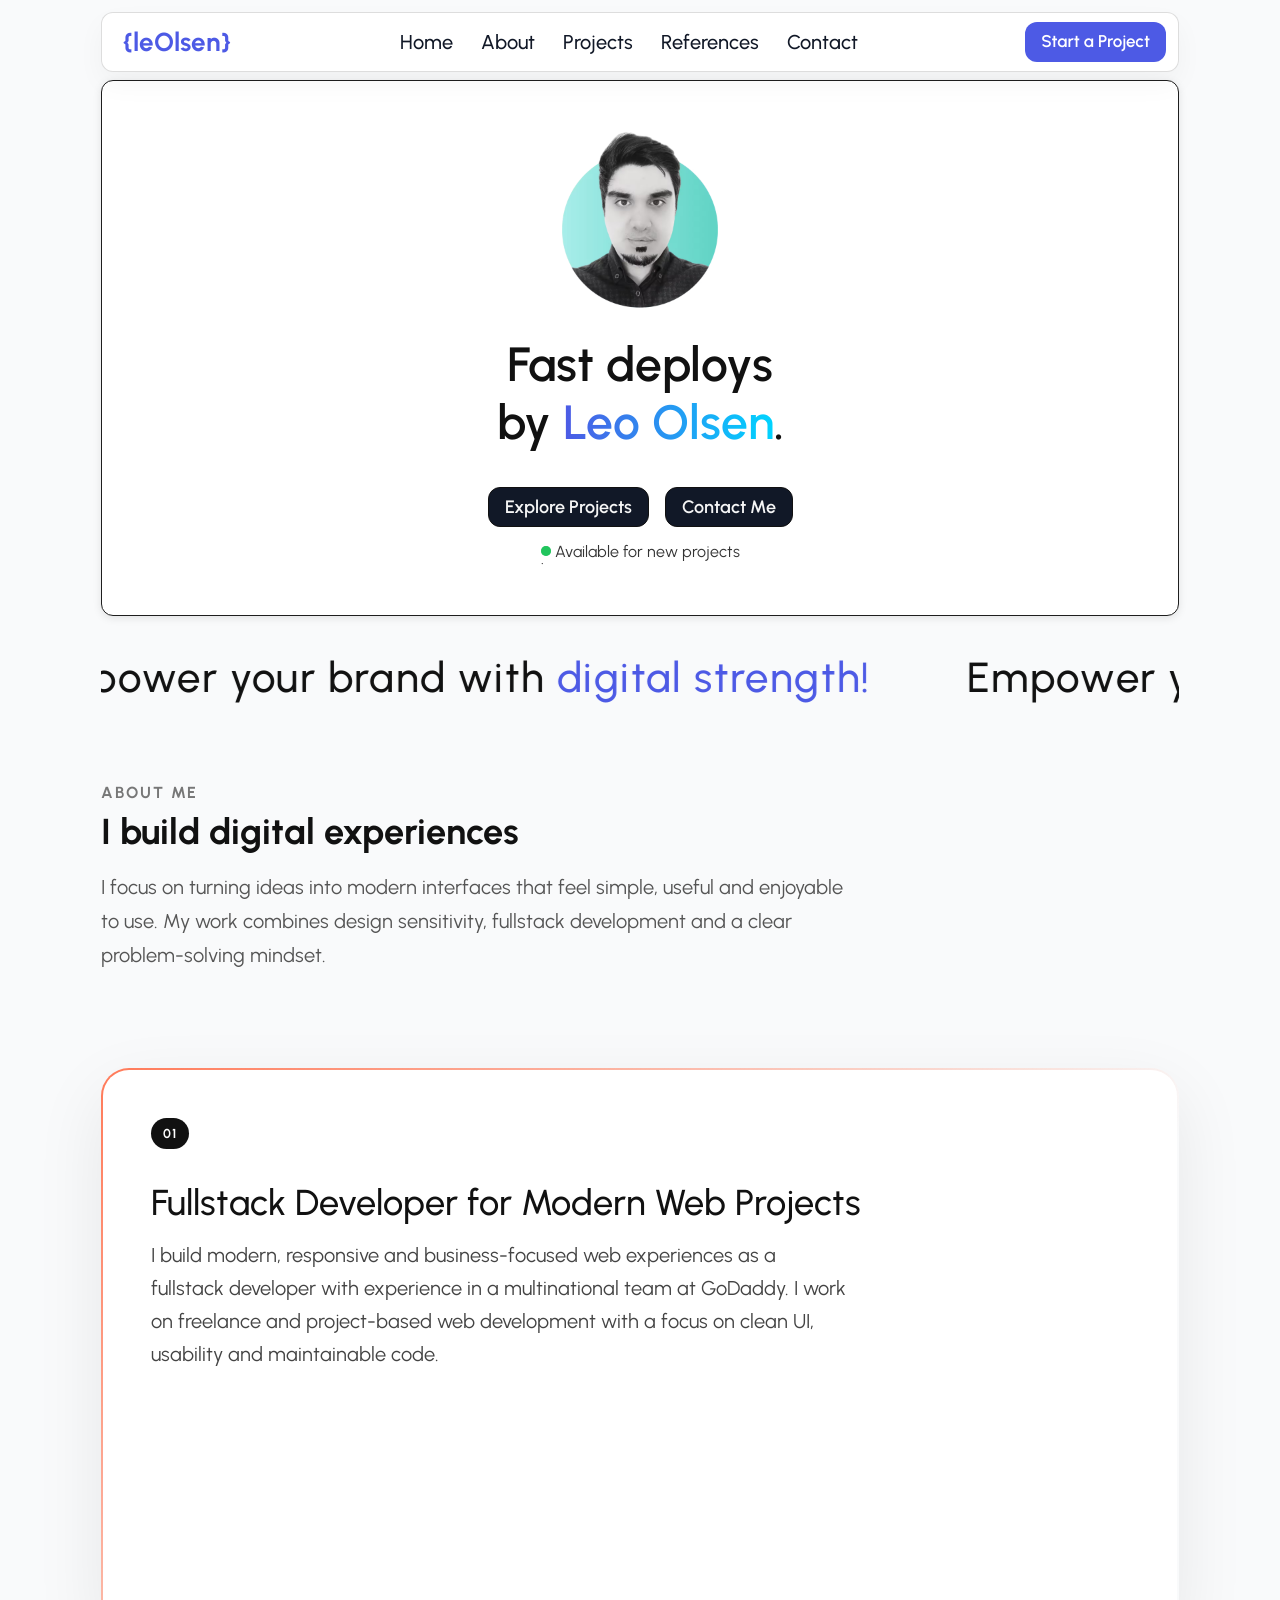
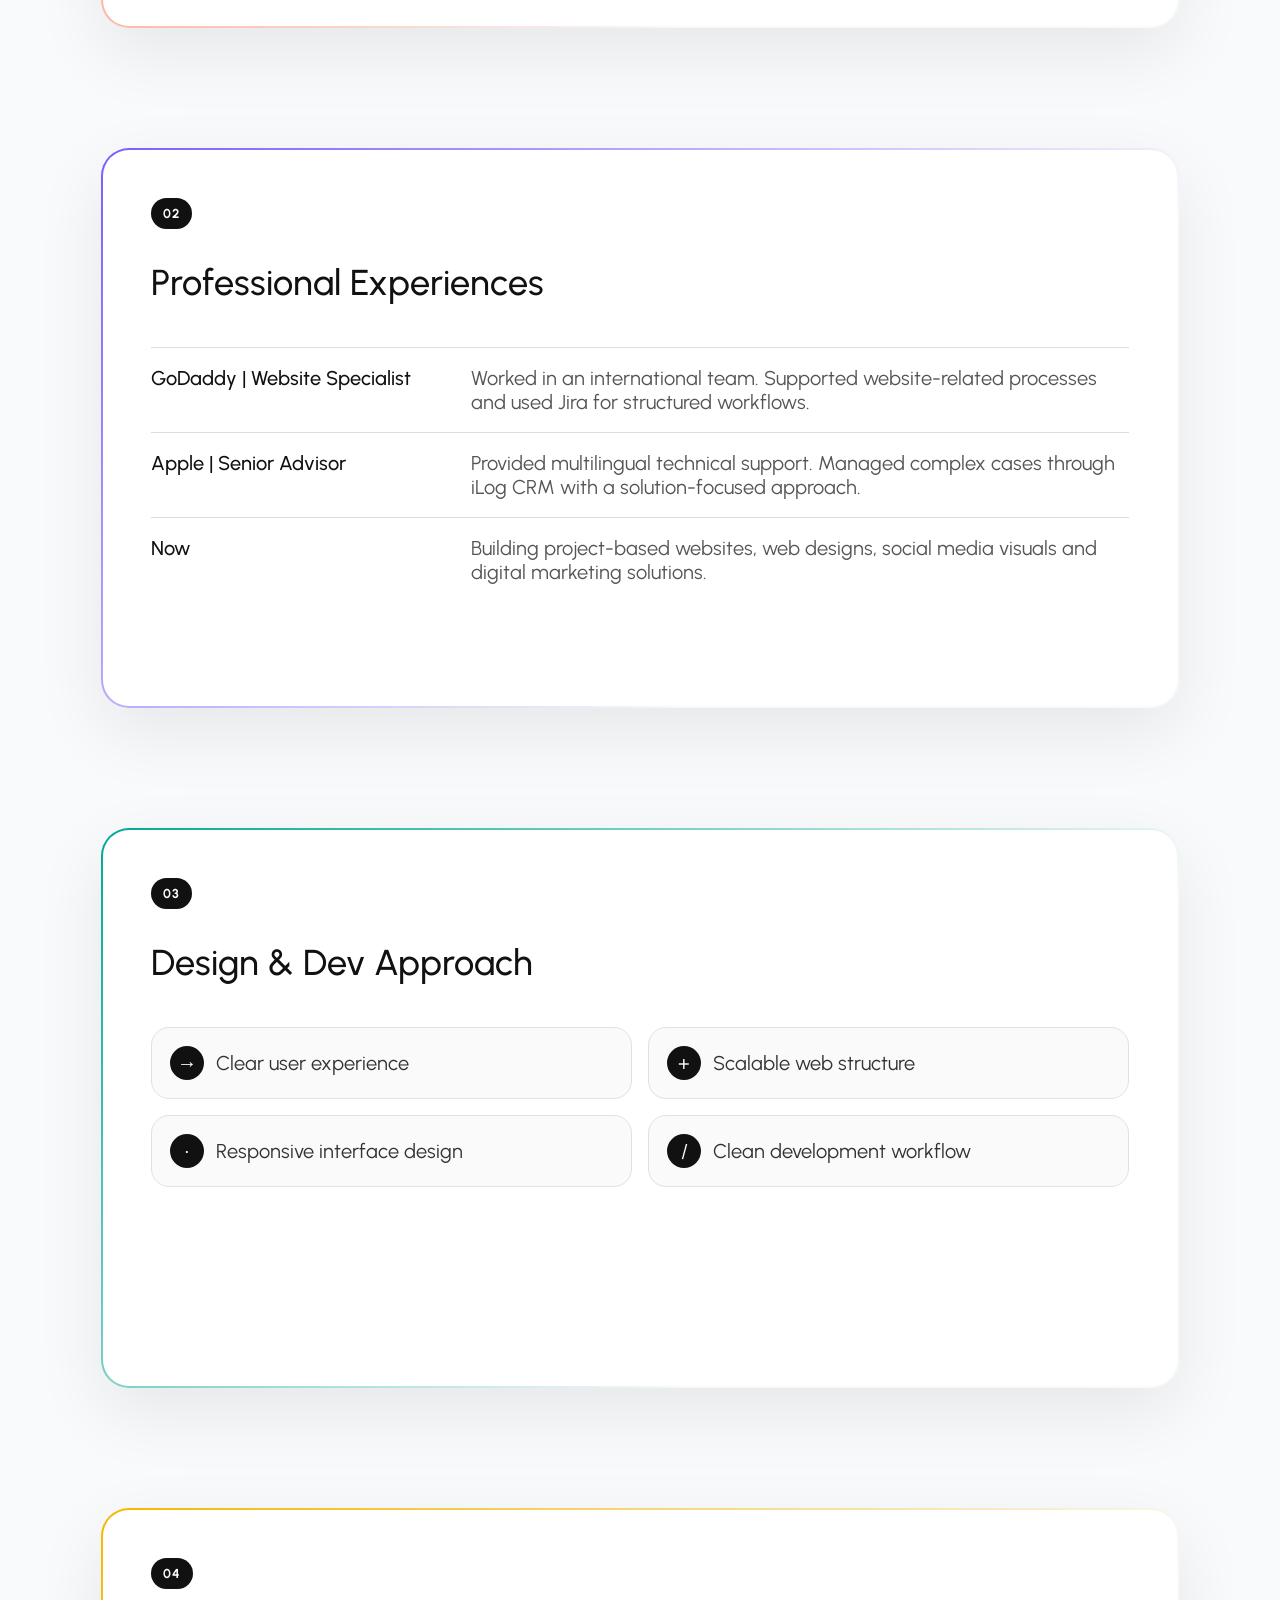
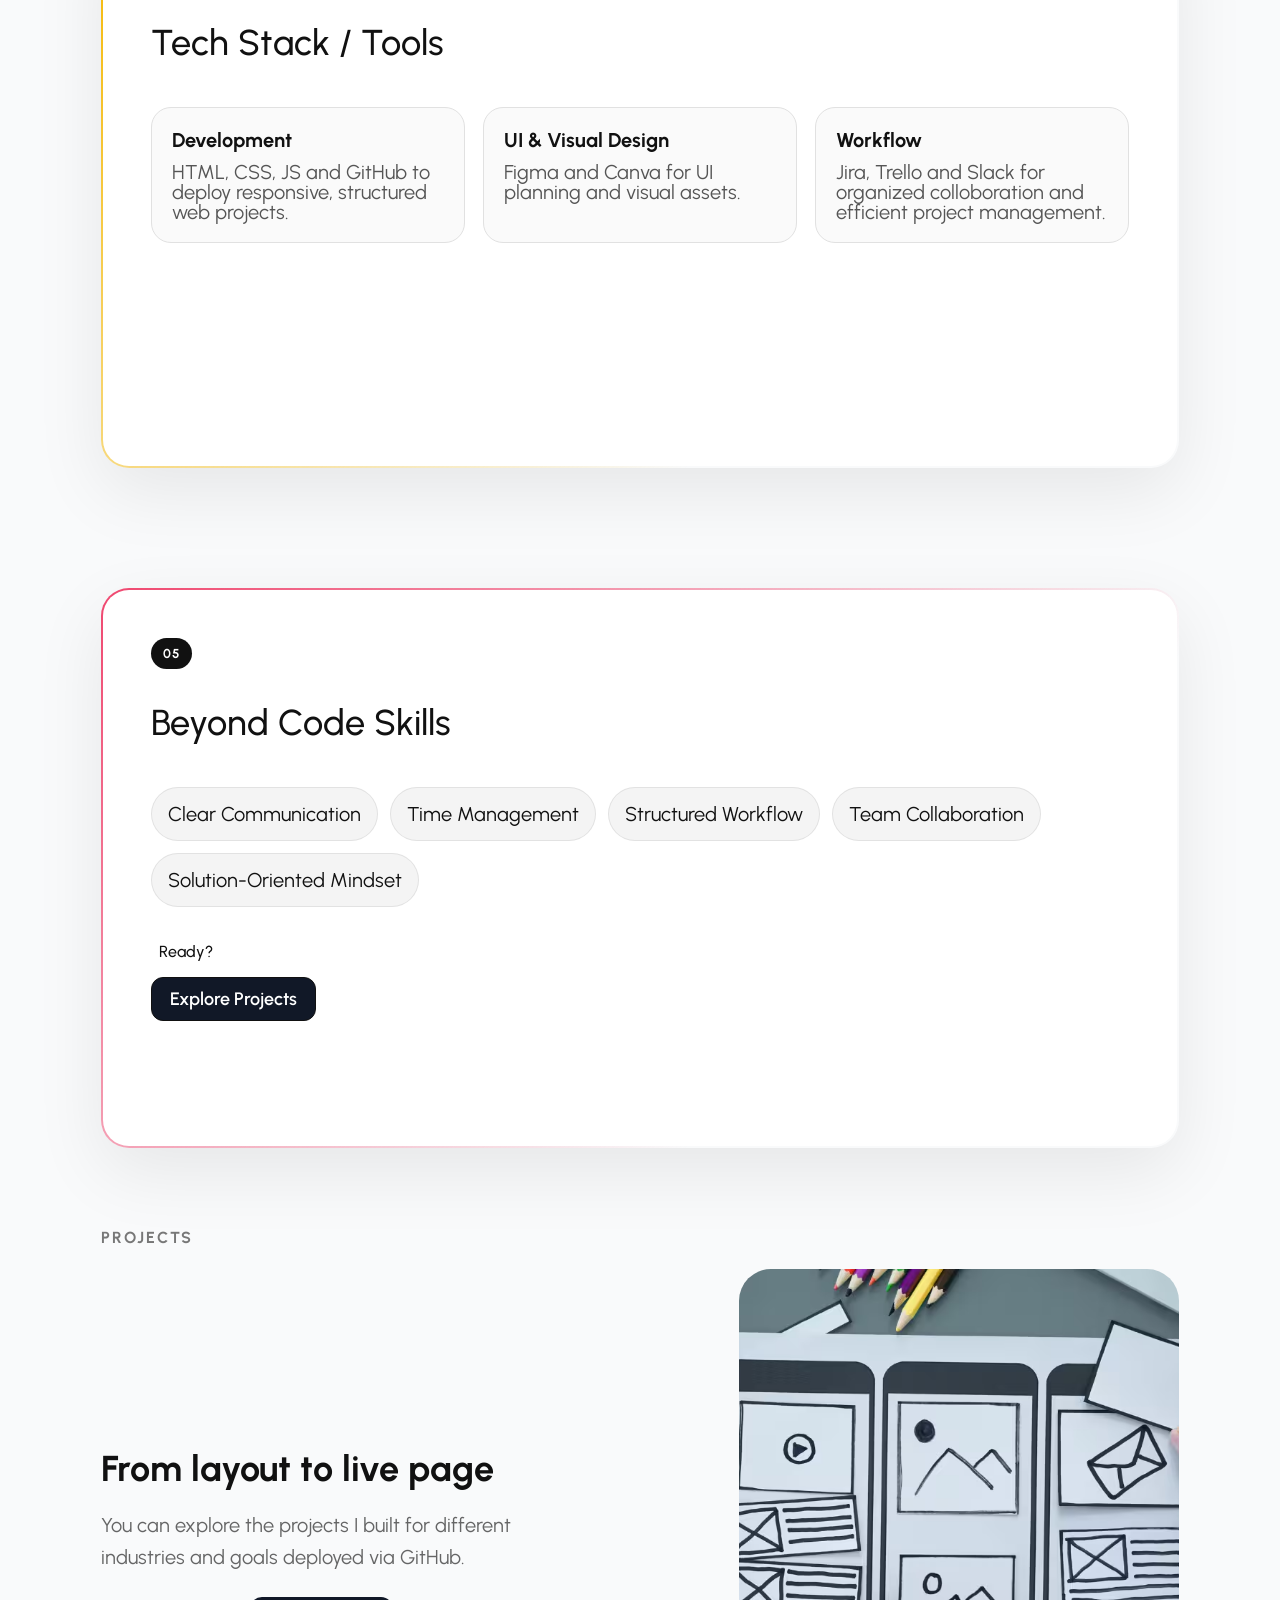
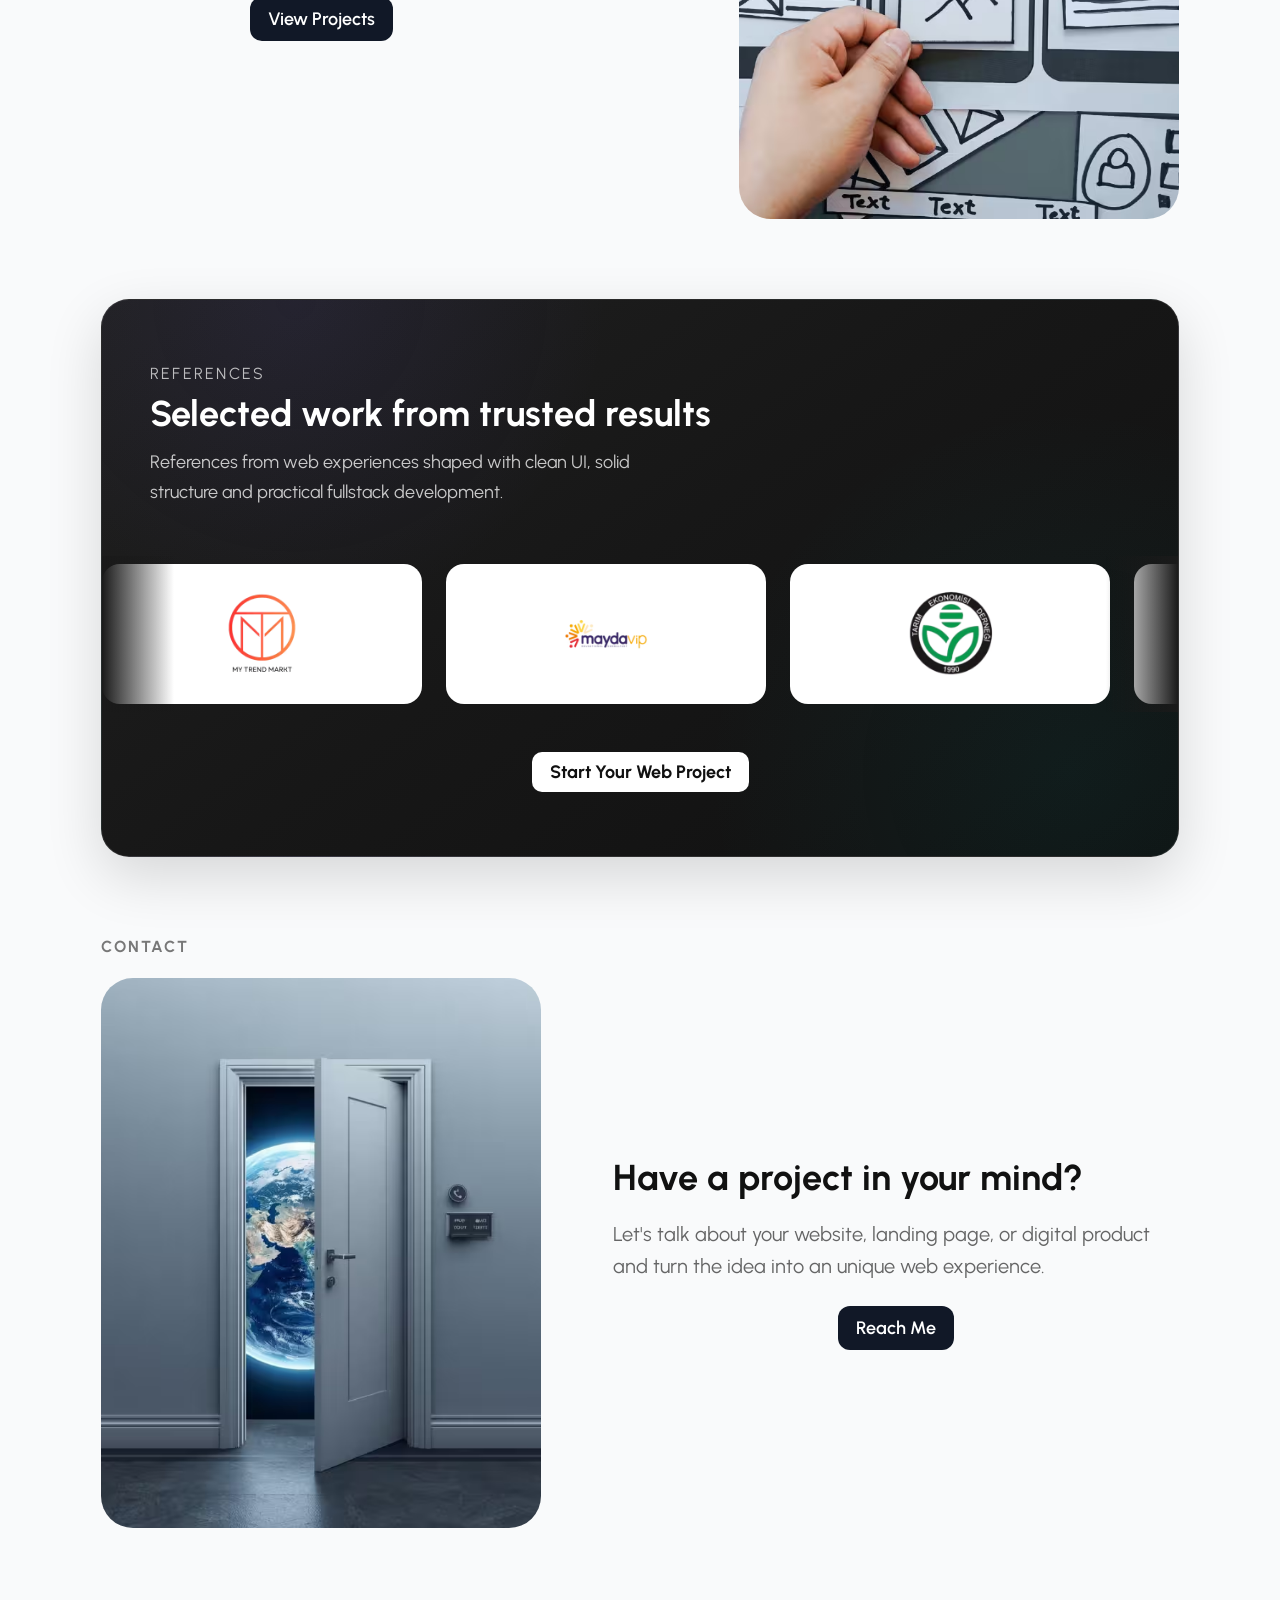
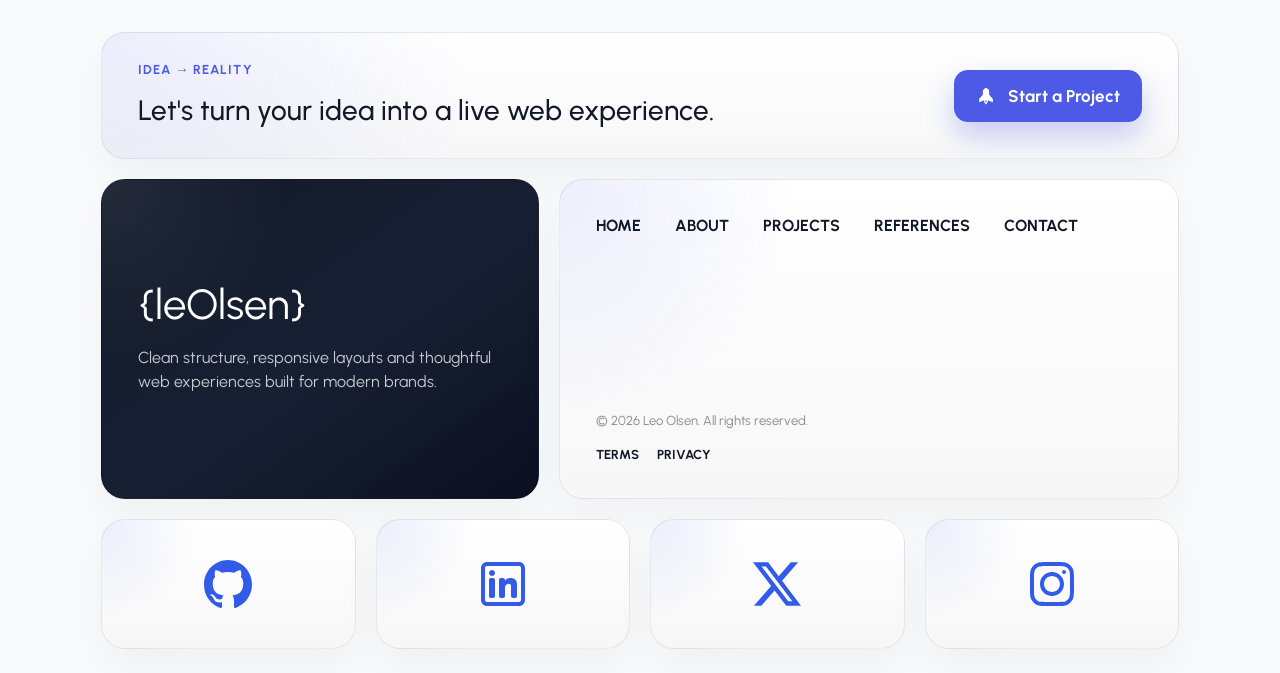
<file: index.html>
<!doctype html>
<html lang="en">
  <head>
    <meta charset="UTF-8" />
    <meta name="viewport" content="width=device-width, initial-scale=1.0" />
    <title>Leo Olsen | Fullstack Developer</title>
    <meta
      name="description"
      content="Leo Olsen builds responsive fullstack web experiences with clean UI, structured code and fast deployment for modern brands and digital projects."
    />

    <style>
      body.is-loading {
        margin: 0;
        overflow: hidden;
        background: #ffffff;
      }

      .page-loader {
        position: fixed;
        inset: 0;
        z-index: 9999;
        display: grid;
        place-items: center;
        background: #ffffff;
      }

      .loader-grid {
        display: grid;
        grid-template-columns: repeat(2, 42px);
        gap: 14px;
      }

      .loader-grid span {
        width: 42px;
        height: 42px;
        border: 12px solid currentColor;
        border-radius: 12px;
        background: transparent;
        animation: loader-scale 1.1s ease-in-out infinite;
      }

      .loader-grid span:nth-child(1) {
        color: #6c5ce7;
        animation-delay: 0s;
      }

      .loader-grid span:nth-child(2) {
        color: #00cec9;
        animation-delay: 0.12s;
      }

      .loader-grid span:nth-child(3) {
        color: #fd79a8;
        animation-delay: 0.24s;
      }

      .loader-grid span:nth-child(4) {
        color: #fdcb6e;
        animation-delay: 0.36s;
      }

      .site-content {
        opacity: 0;
        visibility: hidden;
      }

      body.is-loaded .site-content {
        opacity: 1;
        visibility: visible;
        transition: opacity 500ms ease;
      }

      body.is-loaded .page-loader {
        opacity: 0;
        visibility: hidden;
        pointer-events: none;
        transition:
          opacity 450ms ease,
          visibility 450ms ease;
      }

      @keyframes loader-scale {
        0%,
        100% {
          transform: scale(0.75);
          opacity: 0.35;
        }

        50% {
          transform: scale(1);
          opacity: 1;
        }
      }
    </style>

    <link rel="stylesheet" href="./css/styles.css" />

    <link rel="icon" type="image/x-icon" href="./src/img/logos.avif" />
  </head>

  <body class="is-loading">
    <div class="page-loader" id="page-loader">
      <div class="loader-grid" aria-label="Page loading">
        <span></span>
        <span></span>
        <span></span>
        <span></span>
      </div>
    </div>

    <div class="site-content">
      <header class="site-header">
        <div class="container">
          <nav class="navbar" aria-label="Primary navigation">
            <div class="mobile-navbar">
              <a href="./index.html" class="nav-item">
                <span class="nav-icon">L</span>
                <span class="nav-label">That Developer</span>
              </a>

              <button class="nav-item" data-menu-open aria-label="Open menu">
                <span class="nav-icon">
                  <svg
                    class="nav-svg"
                    width="24"
                    height="24"
                    aria-hidden="true"
                  >
                    <use href="./src/icons/icons.svg#icon-burger"></use>
                  </svg>
                </span>
                <span class="nav-label">Menu</span>
              </button>

              <a href="./contact.html" class="nav-item">
                <span class="nav-icon">O</span>
                <span class="nav-label">Contact</span>
              </a>
            </div>

            <div class="desktop-navbar">
              <a class="desktop-logo" href="./index.html">{leOlsen}</a>

              <div class="desktop-nav-links">
                <a href="./index.html">Home</a>
                <a href="./index.html#about">About</a>
                <a href="./projects.html">Projects</a>
                <a href="./index.html#references">References</a>
                <a href="./contact.html">Contact</a>
              </div>

              <a class="desktop-nav-button" href="./contact.html"
                >Start a Project</a
              >
            </div>
          </nav>
        </div>
      </header>

      <main class="main" id="main">
        <div class="container">
          <section class="hero" id="hero">
            <img
              src="./src/img/pp.avif"
              alt="Leo Olsen's profile picture"
              srcset="./src/img/pp.avif 1x, ./src/img/pp@2x.avif 2x type='image/avif'"
              width="240"
              height="240"
            />
            <h1 class="hero-title">
              <span id="changing-word" class="changing-word"></span>
              <br />by <span class="leo">Leo Olsen</span>.
            </h1>
            <div class="hero-buttons">
              <button class="hero-btn">
                <a href="projects.html">Explore Projects</a>
              </button>
              <button class="hero-btn">
                <a href="contact.html">Contact Me</a>
              </button>
            </div>
            <p><span class="hero-dot">.</span> Available for new projects</p>
          </section>
        </div>

        <section
          class="ad-marquee"
          id="advertisement"
          aria-label="Brand statement"
        >
          <div class="container">
            <div class="ad-marquee-viewport">
              <div class="ad-marquee-track" id="ad-marquee-track">
                <span class="ad-marquee-item">
                  Empower your brand with <strong>digital strength</strong>
                </span>
              </div>
            </div>
          </div>
        </section>

        <section class="about-me" id="about">
          <div class="about-me-container">
            <div class="about-me-header">
              <p class="about-me-eyebrow">About Me</p>

              <h2 class="about-me-title">I build digital experiences</h2>

              <p class="about-me-text">
                I focus on turning ideas into modern interfaces that feel
                simple, useful and enjoyable to use. My work combines design
                sensitivity, fullstack development and a clear problem-solving
                mindset.
              </p>
            </div>

            <div class="about-me-cards">
              <article class="about-card about-card-intro">
                <span class="about-card-number">01</span>
                <h3 class="about-card-title">
                  Fullstack Developer for Modern Web Projects
                </h3>
                <p class="about-card-body">
                  I build modern, responsive and business-focused web
                  experiences as a fullstack developer with experience in a
                  multinational team at GoDaddy. I work on freelance and
                  project-based web development with a focus on clean UI,
                  usability and maintainable code.
                </p>
              </article>

              <article class="about-card about-card-timeline">
                <span class="about-card-number">02</span>
                <h3 class="about-card-title">Professional Experiences</h3>

                <div class="timeline-list">
                  <div class="timeline-item">
                    <span>GoDaddy | Website Specialist</span>
                    <p>
                      Worked in an international team. Supported website-related
                      processes and used Jira for structured workflows.
                    </p>
                  </div>

                  <div class="timeline-item">
                    <span>Apple | Senior Advisor</span>
                    <p>
                      Provided multilingual technical support. Managed complex
                      cases through iLog CRM with a solution-focused approach.
                    </p>
                  </div>

                  <div class="timeline-item">
                    <span>Now</span>
                    <p>
                      Building project-based websites, web designs, social media
                      visuals and digital marketing solutions.
                    </p>
                  </div>
                </div>
              </article>

              <article class="about-card about-card-approach">
                <span class="about-card-number">03</span>
                <h3 class="about-card-title">Design & Dev Approach</h3>

                <ul class="principle-list">
                  <li>
                    <span>→</span>
                    Clear user experience
                  </li>
                  <li>
                    <span>+</span>
                    Scalable web structure
                  </li>
                  <li>
                    <span>•</span>
                    Responsive interface design
                  </li>
                  <li>
                    <span>/</span>
                    Clean development workflow
                  </li>
                </ul>
              </article>

              <article class="about-card about-card-stack">
                <span class="about-card-number">04</span>
                <h3 class="about-card-title">Tech Stack / Tools</h3>

                <div class="stack-grid">
                  <div>
                    <h4>Development</h4>
                    <p>
                      HTML, CSS, JS and GitHub to deploy responsive, structured
                      web projects.
                    </p>
                  </div>

                  <div>
                    <h4>UI & Visual Design</h4>
                    <p>Figma and Canva for UI planning and visual assets.</p>
                  </div>

                  <div>
                    <h4>Workflow</h4>
                    <p>
                      Jira, Trello and Slack for organized colloboration and
                      efficient project management.
                    </p>
                  </div>
                </div>
              </article>

              <article class="about-card about-card-personal">
                <span class="about-card-number">05</span>

                <h3 class="about-card-title">Beyond Code Skills</h3>

                <div class="hobby-list">
                  <span>Clear Communication</span>
                  <span>Time Management</span>
                  <span>Structured Workflow</span>
                  <span>Team Collaboration</span>
                  <span>Solution-Oriented Mindset</span>
                </div>

                <div class="about-card-cta">
                  <p class="about-card-cta-text">Ready?</p>

                  <button class="about-card-cta-button" type="button">
                    <a href="./projects.html">Explore Projects</a>
                  </button>
                </div>
              </article>
            </div>
          </div>
        </section>

        <section class="previews-section previews-projects" id="projects">
          <div class="container">
            <div class="previews-content">
              <span class="previews-label">PROJECTS</span>

              <div class="previews-image-wrap">
                <img
                  class="previews-image"
                  src="./src/img/projects.avif"
                  srcset="
                    ./src/img/projects.avif    1x,
                    ./src/img/projects@2x.avif 2x
                  "
                  alt="Website dashboard preview on a laptop screen"
                  width="1200"
                  height="800"
                />
              </div>

              <div class="previews-text">
                <h2 class="previews-title">From layout to live page</h2>
                <p class="previews-description">
                  You can explore the projects I built for different industries
                  and goals deployed via GitHub.
                </p>

                <a class="previews-button" href="./projects.html"
                  >View Projects</a
                >
              </div>
            </div>
          </div>
        </section>

        <div class="container">
          <section
            class="references-section"
            id="references"
            aria-labelledby="references-title"
          >
            <div class="references-content">
              <span class="section-label">References</span>

              <h2 id="references-title">Selected work from trusted results</h2>

              <p>
                References from web experiences shaped with clean UI, solid
                structure and practical fullstack development.
              </p>
            </div>

            <div
              class="references-marquee"
              aria-label="Customer and project references"
            >
              <div class="references-track">
                <img
                  src="./src/img/mtm.avif"
                  srcset="./src/img/mtm.avif 1x, ./src/img/mtm@2x.avif 2x"
                  alt="MTM project reference"
                  width="180"
                  height="80"
                  loading="lazy"
                />

                <img
                  src="./src/img/mvip.avif"
                  srcset="./src/img/mvip.avif 1x, ./src/img/mvip@2x.avif 2x"
                  alt="MVIP project reference"
                  width="180"
                  height="80"
                  loading="lazy"
                />

                <img
                  src="./src/img/tarekoder.avif"
                  srcset="
                    ./src/img/tarekoder.avif    1x,
                    ./src/img/tarekoder@2x.avif 2x
                  "
                  alt="Tarekoder project reference"
                  width="180"
                  height="80"
                  loading="lazy"
                />

                <img
                  src="./src/img/tozkaya.avif"
                  srcset="
                    ./src/img/tozkaya.avif    1x,
                    ./src/img/tozkaya@2x.avif 2x
                  "
                  alt="Tozkaya project reference"
                  width="180"
                  height="80"
                  loading="lazy"
                />

                <img
                  src="./src/img/mtm.avif"
                  srcset="./src/img/mtm.avif 1x, ./src/img/mtm@2x.avif 2x"
                  alt=""
                  width="180"
                  height="80"
                  loading="lazy"
                  aria-hidden="true"
                />

                <img
                  src="./src/img/mvip.avif"
                  srcset="./src/img/mvip.avif 1x, ./src/img/mvip@2x.avif 2x"
                  alt=""
                  width="180"
                  height="80"
                  loading="lazy"
                  aria-hidden="true"
                />

                <img
                  src="./src/img/tarekoder.avif"
                  srcset="
                    ./src/img/tarekoder.avif    1x,
                    ./src/img/tarekoder@2x.avif 2x
                  "
                  alt=""
                  width="180"
                  height="80"
                  loading="lazy"
                  aria-hidden="true"
                />

                <img
                  src="./src/img/tms.avif"
                  srcset="./src/img/tms.avif 1x, ./src/img/tms@2x.avif 2x"
                  alt=""
                  width="180"
                  height="80"
                  loading="lazy"
                  aria-hidden="true"
                />

                <img
                  src="./src/img/tozkaya.avif"
                  srcset="
                    ./src/img/tozkaya.avif    1x,
                    ./src/img/tozkaya@2x.avif 2x
                  "
                  alt=""
                  width="180"
                  height="80"
                  loading="lazy"
                  aria-hidden="true"
                />
              </div>
            </div>

            <a href="./contact.html" class="references-cta"
              >Start Your Web Project</a
            >
          </section>
        </div>

        <section class="previews-section previews-contact">
          <div class="container">
            <div class="previews-content">
              <span class="previews-label">CONTACT</span>

              <div class="previews-image-wrap">
                <img
                  class="previews-image"
                  src="./src/img/contacts.avif"
                  srcset="
                    ./src/img/contacts.avif    1x,
                    ./src/img/contacts@2x.avif 2x
                  "
                  alt="Contact preview for starting a web project"
                  width="1200"
                  height="800"
                />
              </div>

              <div class="previews-text">
                <h2 class="previews-title">Have a project in your mind?</h2>
                <p class="previews-description">
                  Let's talk about your website, landing page, or digital
                  product and turn the idea into an unique web experience.
                </p>

                <a class="previews-button" href="./contact.html"> Reach Me </a>
              </div>
            </div>
          </div>
        </section>

        <div class="container">
          <footer class="footer">
            <div class="footer-grid">
              <div class="footer-card footer-cta">
                <div>
                  <p class="footer-eyebrow">Idea → Reality</p>
                  <h2 class="footer-title">
                    Let's turn your idea into a live web experience.
                  </h2>
                </div>

                <a class="footer-button" href="./contact.html">
                  Start a Project
                  <svg class="footer-button-icon" width="20" height="20">
                    <use href="./src/icons/icons.svg#icon-rocket"></use>
                  </svg>
                </a>
              </div>

              <div class="footer-card footer-brand">
                <a class="footer-logo" href="./index.html">{leOlsen}</a>

                <p class="footer-tagline">
                  Clean structure, responsive layouts and thoughtful web
                  experiences built for modern brands.
                </p>
              </div>

              <div class="footer-card footer-links-card">
                <nav class="footer-nav" aria-label="Footer navigation">
                  <a href="./index.html">Home</a>
                  <a href="./index.html#about">About</a>
                  <a href="./projects.html">Projects</a>
                  <a href="./index.html#references">References</a>
                  <a href="./contact.html">Contact</a>
                </nav>

                <div class="footer-meta">
                  <span>© 2026 Leo Olsen. All rights reserved.</span>

                  <div class="footer-legal">
                    <a href="#">Terms</a>
                    <a href="#">Privacy</a>
                  </div>
                </div>
              </div>

              <a
                class="footer-card footer-social-card"
                href="https://github.com/leogos"
                target="_blank"
                aria-label="Github"
                aria-label="Github"
              >
                <svg class="footer-social-icon" width="48" height="48">
                  <use href="./src/icons/icons.svg#icon-github"></use>
                </svg>
              </a>

              <a
                class="footer-card footer-social-card"
                href="#"
                aria-label="LinkedIn"
              >
                <svg class="footer-social-icon" width="48" height="48">
                  <use href="./src/icons/icons.svg#icon-linkedin"></use>
                </svg>
              </a>

              <a
                class="footer-card footer-social-card"
                href="#"
                aria-label="Twitter"
              >
                <svg class="footer-social-icon" width="48" height="48">
                  <use href="./src/icons/icons.svg#icon-twitter"></use>
                </svg>
              </a>

              <a
                class="footer-card footer-social-card"
                href="https://instagram.com/olsenaleo"
                target="_blank"
                aria-label="Instagram"
              >
                <svg class="footer-social-icon" width="48" height="48">
                  <use href="./src/icons/icons.svg#icon-instagram"></use>
                </svg>
              </a>
            </div>
          </footer>
        </div>
      </main>

      <div class="mobile-menu-backdrop" data-menu-backdrop>
        <div class="mobile-menu">
          <div class="mobile-menu-top">
            <span class="mobile-menu-logo">Build. Deploy. Progress.</span>

            <button
              class="mobile-menu-close"
              type="button"
              aria-label="Close menu"
              data-menu-close
            >
              ×
            </button>
          </div>

          <nav class="mobile-menu-nav" aria-label="Mobile navigation">
            <a class="mobile-menu-link" href="index.html">
              Home
              <span></span>
            </a>

            <a class="mobile-menu-link" href="#about">
              About
              <span></span>
            </a>

            <a class="mobile-menu-link" href="#references">
              References
              <span></span>
            </a>

            <a class="mobile-menu-link" href="./projects.html">
              Projects
              <span></span>
            </a>

            <a class="mobile-menu-link" href="./contact.html">
              Contact
              <span></span>
            </a>
          </nav>

          <div class="mobile-menu-bottom">
            <p class="mobile-menu-text">
              Clean structure, sharp interfaces and fast deployment.
            </p>

            <a class="mobile-menu-cta" href="./contact.html">Let's Build</a>
          </div>
        </div>
      </div>

      <button
        class="scroll-top-button"
        type="button"
        aria-label="Scroll to top"
        data-scroll-top
        tabindex="-1"
      >
        <span aria-hidden="true">↑</span>
      </button>
    </div>

    <script src="./src/js/main.js"></script>
  </body>
</html>
</file>
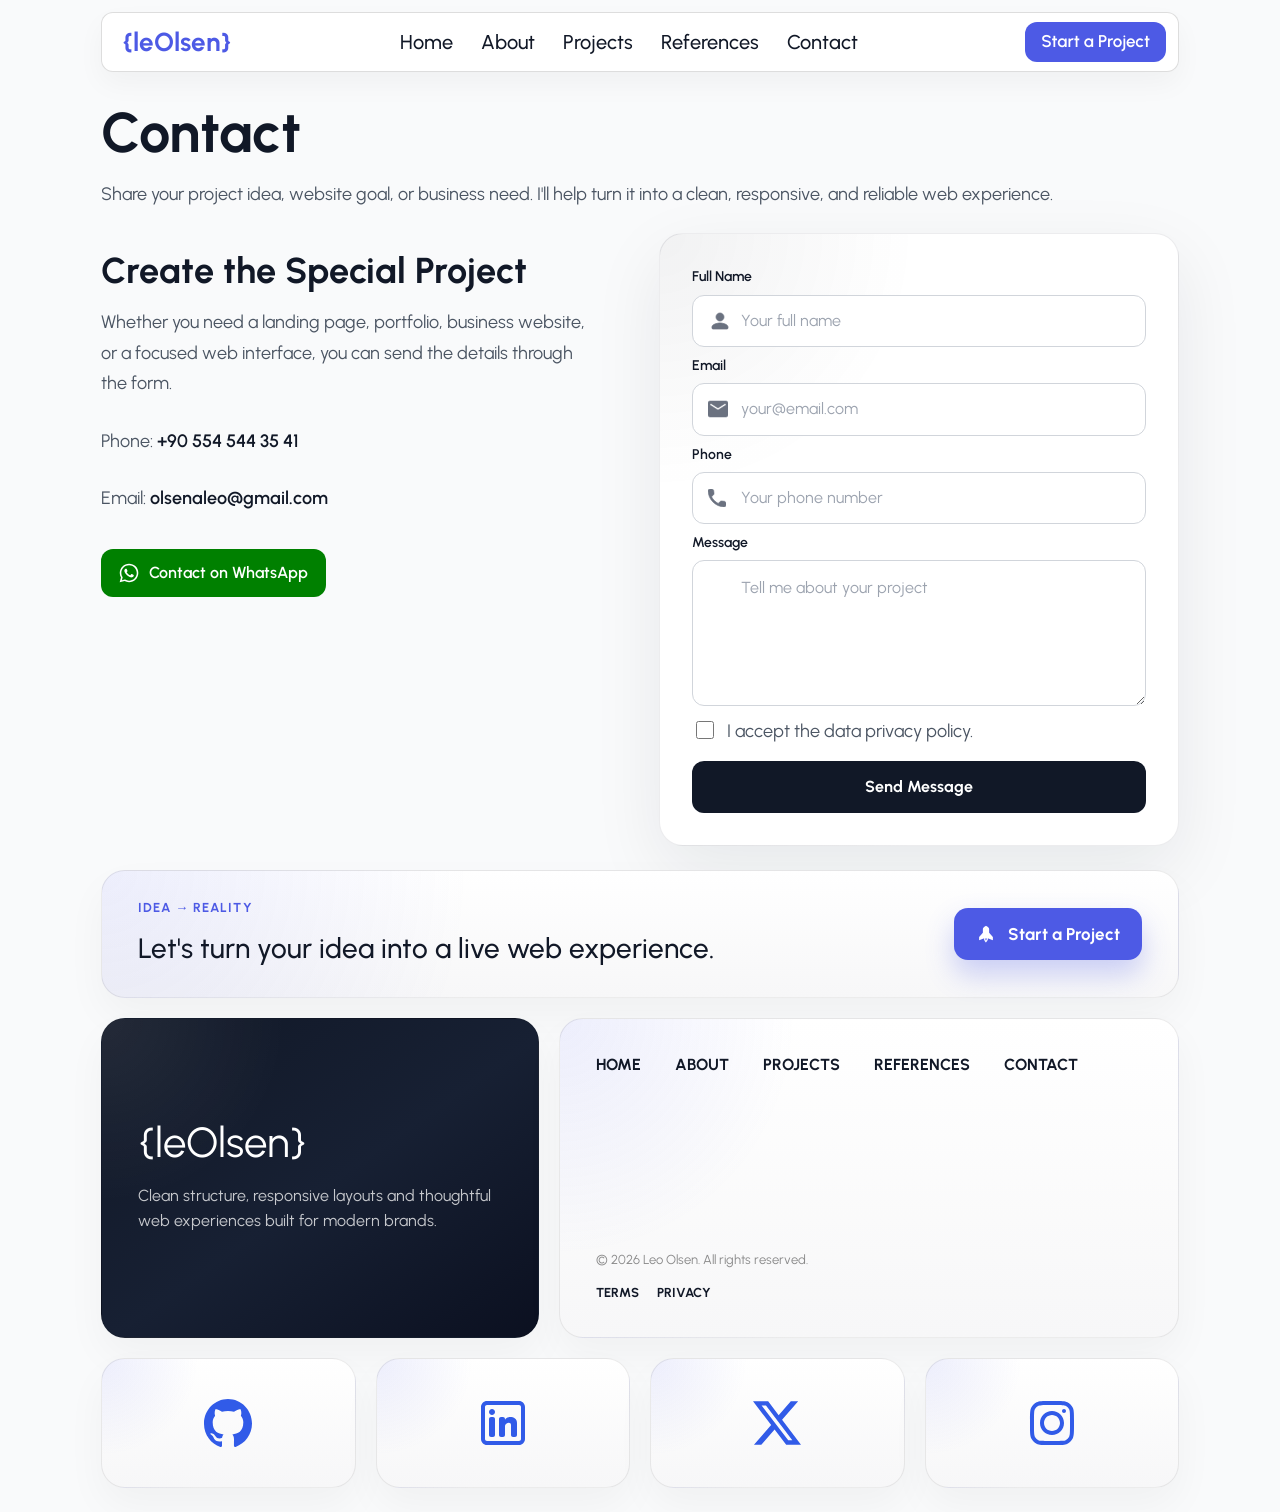
<file: contact.html>
<!doctype html>
<html lang="en">
  <head>
    <meta charset="UTF-8" />
    <meta name="viewport" content="width=device-width, initial-scale=1.0" />
    <title>Contact | Leo Olsen Fullstack Developer</title>
    <meta
      name="description"
      content="Contact Leo Olsen to start a website, landing page or digital product built with clean structure, responsive design and reliable development."
    />

    <style>
      body.is-loading {
        margin: 0;
        overflow: hidden;
        background: #ffffff;
      }

      .page-loader {
        position: fixed;
        inset: 0;
        z-index: 9999;
        display: grid;
        place-items: center;
        background: #ffffff;
      }

      .loader-grid {
        display: grid;
        grid-template-columns: repeat(2, 42px);
        gap: 14px;
      }

      .loader-grid span {
        width: 42px;
        height: 42px;
        border: 12px solid currentColor;
        border-radius: 12px;
        background: transparent;
        animation: loader-scale 1.1s ease-in-out infinite;
      }

      .loader-grid span:nth-child(1) {
        color: #6c5ce7;
        animation-delay: 0s;
      }

      .loader-grid span:nth-child(2) {
        color: #00cec9;
        animation-delay: 0.12s;
      }

      .loader-grid span:nth-child(3) {
        color: #fd79a8;
        animation-delay: 0.24s;
      }

      .loader-grid span:nth-child(4) {
        color: #fdcb6e;
        animation-delay: 0.36s;
      }

      .site-content {
        opacity: 0;
        visibility: hidden;
      }

      body.is-loaded .site-content {
        opacity: 1;
        visibility: visible;
        transition: opacity 500ms ease;
      }

      body.is-loaded .page-loader {
        opacity: 0;
        visibility: hidden;
        pointer-events: none;
        transition:
          opacity 450ms ease,
          visibility 450ms ease;
      }

      @keyframes loader-scale {
        0%,
        100% {
          transform: scale(0.75);
          opacity: 0.35;
        }

        50% {
          transform: scale(1);
          opacity: 1;
        }
      }
    </style>

    <link rel="stylesheet" href="./css/styles.css" />

    <link rel="icon" type="image/x-icon" href="./src/img/logos.avif" />
  </head>

  <body class="is-loading">
    <div class="page-loader" id="page-loader">
      <div class="loader-grid" aria-label="Page loading">
        <span></span>
        <span></span>
        <span></span>
        <span></span>
      </div>
    </div>

    <div class="site-content">
      <header class="site-header">
        <div class="container">
          <nav class="navbar" aria-label="Primary navigation">
            <div class="mobile-navbar">
              <a href="./index.html" class="nav-item">
                <span class="nav-icon">L</span>
                <span class="nav-label">That Developer</span>
              </a>

              <button class="nav-item" data-menu-open aria-label="Open menu">
                <span class="nav-icon">
                  <svg
                    class="nav-svg"
                    width="24"
                    height="24"
                    aria-hidden="true"
                  >
                    <use href="./src/icons/icons.svg#icon-burger"></use>
                  </svg>
                </span>
                <span class="nav-label">Menu</span>
              </button>

              <a href="./contact.html" class="nav-item">
                <span class="nav-icon">O</span>
                <span class="nav-label">Contact</span>
              </a>
            </div>

            <div class="desktop-navbar">
              <a class="desktop-logo" href="./index.html">{leOlsen}</a>

              <div class="desktop-nav-links">
                <a href="./index.html">Home</a>
                <a href="./index.html#about">About</a>
                <a href="./projects.html">Projects</a>
                <a href="./index.html#references">References</a>
                <a href="./contact.html">Contact</a>
              </div>

              <a class="desktop-nav-button" href="./contact.html">
                Start a Project
              </a>
            </div>
          </nav>
        </div>
      </header>

      <main class="main">
        <section class="contact-page">
          <div class="container">
            <div class="contact-header">
              <h1 class="contact-title">Contact</h1>

              <p class="contact-text">
                Share your project idea, website goal, or business need. I'll
                help turn it into a clean, responsive, and reliable web
                experience.
              </p>
            </div>

            <div class="contact-grid">
              <div class="contact-content">
                <h2 class="contact-subtitle">Create the Special Project</h2>

                <p class="contact-text">
                  Whether you need a landing page, portfolio, business website,
                  or a focused web interface, you can send the details through
                  the form.
                </p>

                <p class="contact-text contact-info">
                  Phone:
                  <a href="tel:+905545443541">+90 554 544 35 41</a>
                </p>

                <p class="contact-text contact-info">
                  Email:
                  <a href="mailto:olsenaleo@gmail.com">olsenaleo@gmail.com</a>
                </p>

                <a
                  class="whatsapp-button"
                  href="href"
                  ="https://wa.me/905545443541?text=Merhaba%2C%20yaz%C4%B1l%C4%B1m%20hakk%C4%B1nda%20size%20dan%C4%B1%C5%9Fmak%20istiyorum."
                  target="_blank"
                  rel="noopener noreferrer"
                >
                  <svg class="whatsapp-button-icon" width="20" height="20">
                    <use href="./src/icons/icons.svg#icon-whatsapp"></use>
                  </svg>
                  Contact on WhatsApp
                </a>
              </div>

              <form
                class="contact-form"
                name="contact"
                method="POST"
                data-netlify="true"
                netlify-honeypot="bot-field"
                novalidate
              >
                <input type="hidden" name="form-name" value="contact" />

                <p class="hidden-field">
                  <label>
                    Don't fill this out if you're human:
                    <input
                      type="text"
                      name="bot-field"
                      tabindex="-1"
                      autocomplete="off"
                    />
                  </label>
                </p>

                <div class="form-field">
                  <label class="form-label" for="full-name">Full Name</label>

                  <div class="input-wrap">
                    <svg
                      class="input-icon"
                      width="24"
                      height="24"
                      aria-hidden="true"
                    >
                      <use href="./src/icons/icons.svg#icon-name"></use>
                    </svg>

                    <input
                      class="form-input"
                      type="text"
                      id="full-name"
                      name="full-name"
                      placeholder="Your full name"
                      autocomplete="name"
                      required
                    />
                  </div>

                  <span class="form-error"></span>
                </div>

                <div class="form-field">
                  <label class="form-label" for="email">Email</label>

                  <div class="input-wrap">
                    <svg
                      class="input-icon"
                      width="20"
                      height="20"
                      aria-hidden="true"
                    >
                      <use href="./src/icons/icons.svg#icon-mail"></use>
                    </svg>

                    <input
                      class="form-input"
                      type="email"
                      id="email"
                      name="email"
                      placeholder="your@email.com"
                      autocomplete="email"
                      inputmode="email"
                      required
                    />
                  </div>

                  <span class="form-error"></span>
                </div>

                <div class="form-field">
                  <label class="form-label" for="phone">Phone</label>

                  <div class="input-wrap">
                    <svg
                      class="input-icon"
                      width="18"
                      height="18"
                      aria-hidden="true"
                    >
                      <use href="./src/icons/icons.svg#icon-phone"></use>
                    </svg>

                    <input
                      class="form-input"
                      type="tel"
                      id="phone"
                      name="phone"
                      placeholder="Your phone number"
                      autocomplete="tel"
                      inputmode="tel"
                      pattern="[0-9+\s()-]{8,}"
                      required
                    />
                  </div>

                  <span class="form-error"></span>
                </div>

                <div class="form-field">
                  <label class="form-label" for="message">Message</label>

                  <div class="input-wrap input-wrap-textarea">
                    <textarea
                      class="form-input form-textarea"
                      id="message"
                      name="message"
                      placeholder="Tell me about your project"
                      rows="5"
                      required
                    ></textarea>
                  </div>

                  <span class="form-error"></span>
                </div>

                <label class="privacy-check">
                  <input
                    type="checkbox"
                    id="privacy"
                    name="privacy"
                    value="accepted"
                    required
                  />
                  <span>I accept the data privacy policy.</span>
                </label>

                <span class="form-error privacy-error"></span>

                <button class="form-button" type="submit">Send Message</button>
              </form>
            </div>
          </div>
        </section>

        <div class="container">
          <footer class="footer">
            <div class="footer-grid">
              <div class="footer-card footer-cta">
                <div>
                  <p class="footer-eyebrow">IDEA → REALITY</p>
                  <h2 class="footer-title">
                    Let's turn your idea into a live web experience.
                  </h2>
                </div>

                <a class="footer-button" href="./contact.html">
                  Start a Project
                  <svg class="footer-button-icon" width="20" height="20">
                    <use href="./src/icons/icons.svg#icon-rocket"></use>
                  </svg>
                </a>
              </div>

              <div class="footer-card footer-brand">
                <a class="footer-logo" href="./index.html">{leOlsen}</a>

                <p class="footer-tagline">
                  Clean structure, responsive layouts and thoughtful web
                  experiences built for modern brands.
                </p>
              </div>

              <div class="footer-card footer-links-card">
                <nav class="footer-nav" aria-label="Footer navigation">
                  <a href="./index.html">Home</a>
                  <a href="./index.html#about">About</a>
                  <a href="./projects.html">Projects</a>
                  <a href="./index.html#references">References</a>
                  <a href="./contact.html">Contact</a>
                </nav>

                <div class="footer-meta">
                  <span>© 2026 Leo Olsen. All rights reserved.</span>

                  <div class="footer-legal">
                    <a href="#">Terms</a>
                    <a href="#">Privacy</a>
                  </div>
                </div>
              </div>

              <a
                class="footer-card footer-social-card"
                href="https://github.com/leogos"
                target="_blank"
                rel="noopener"
                aria-label="Github"
              >
                <svg class="footer-social-icon" width="48" height="48">
                  <use href="./src/icons/icons.svg#icon-github"></use>
                </svg>
              </a>

              <a
                class="footer-card footer-social-card"
                href="#"
                aria-label="LinkedIn"
              >
                <svg class="footer-social-icon" width="48" height="48">
                  <use href="./src/icons/icons.svg#icon-linkedin"></use>
                </svg>
              </a>

              <a
                class="footer-card footer-social-card"
                href="#"
                aria-label="Twitter"
              >
                <svg class="footer-social-icon" width="48" height="48">
                  <use href="./src/icons/icons.svg#icon-twitter"></use>
                </svg>
              </a>

              <a
                class="footer-card footer-social-card"
                href="https://instagram.com/olsenaleo"
                target="_blank"
                rel="noopener"
                aria-label="Instagram"
              >
                <svg class="footer-social-icon" width="48" height="48">
                  <use href="./src/icons/icons.svg#icon-instagram"></use>
                </svg>
              </a>
            </div>
          </footer>
        </div>
      </main>

      <div class="mobile-menu-backdrop" data-menu-backdrop>
        <div class="mobile-menu">
          <div class="mobile-menu-top">
            <span class="mobile-menu-logo">Build. Deploy. Progress.</span>

            <button
              class="mobile-menu-close"
              type="button"
              aria-label="Close menu"
              data-menu-close
            >
              ×
            </button>
          </div>

          <nav class="mobile-menu-nav" aria-label="Mobile navigation">
            <a class="mobile-menu-link" href="./index.html">
              Home
              <span></span>
            </a>

            <a class="mobile-menu-link" href="./index.html#about">
              About
              <span></span>
            </a>

            <a class="mobile-menu-link" href="./projects.html">
              Projects
              <span></span>
            </a>

            <a class="mobile-menu-link" href="./index.html#references">
              References
              <span></span>
            </a>

            <a class="mobile-menu-link" href="./contact.html">
              Contact
              <span></span>
            </a>
          </nav>

          <div class="mobile-menu-bottom">
            <p class="mobile-menu-text">
              Clean structure, sharp interfaces and fast deployment.
            </p>

            <a class="mobile-menu-cta" href="./contact.html">Let's Build</a>
          </div>
        </div>
      </div>

      <button
        class="scroll-top-button"
        type="button"
        aria-label="Scroll to top"
        data-scroll-top
        tabindex="-1"
      >
        <span aria-hidden="true">↑</span>
      </button>
    </div>

    <script src="./src/js/main.js"></script>
  </body>
</html>
</file>
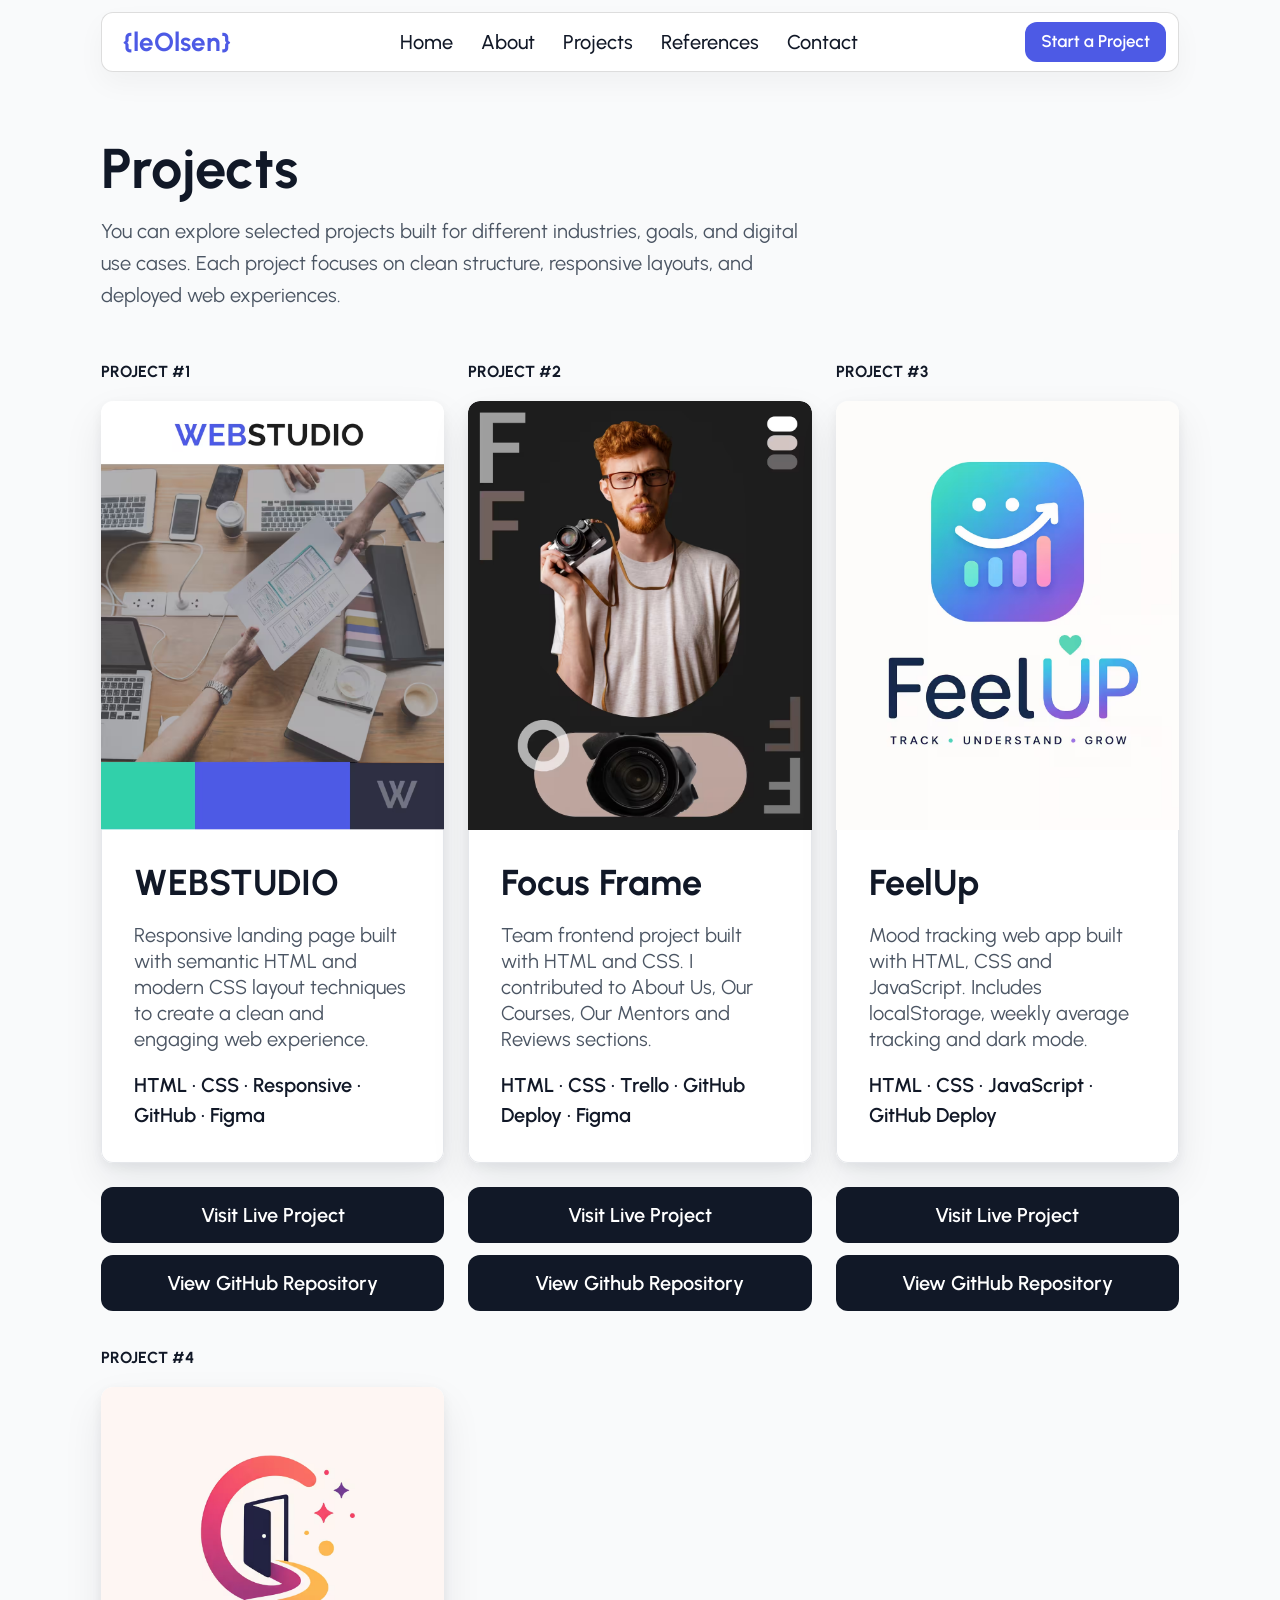
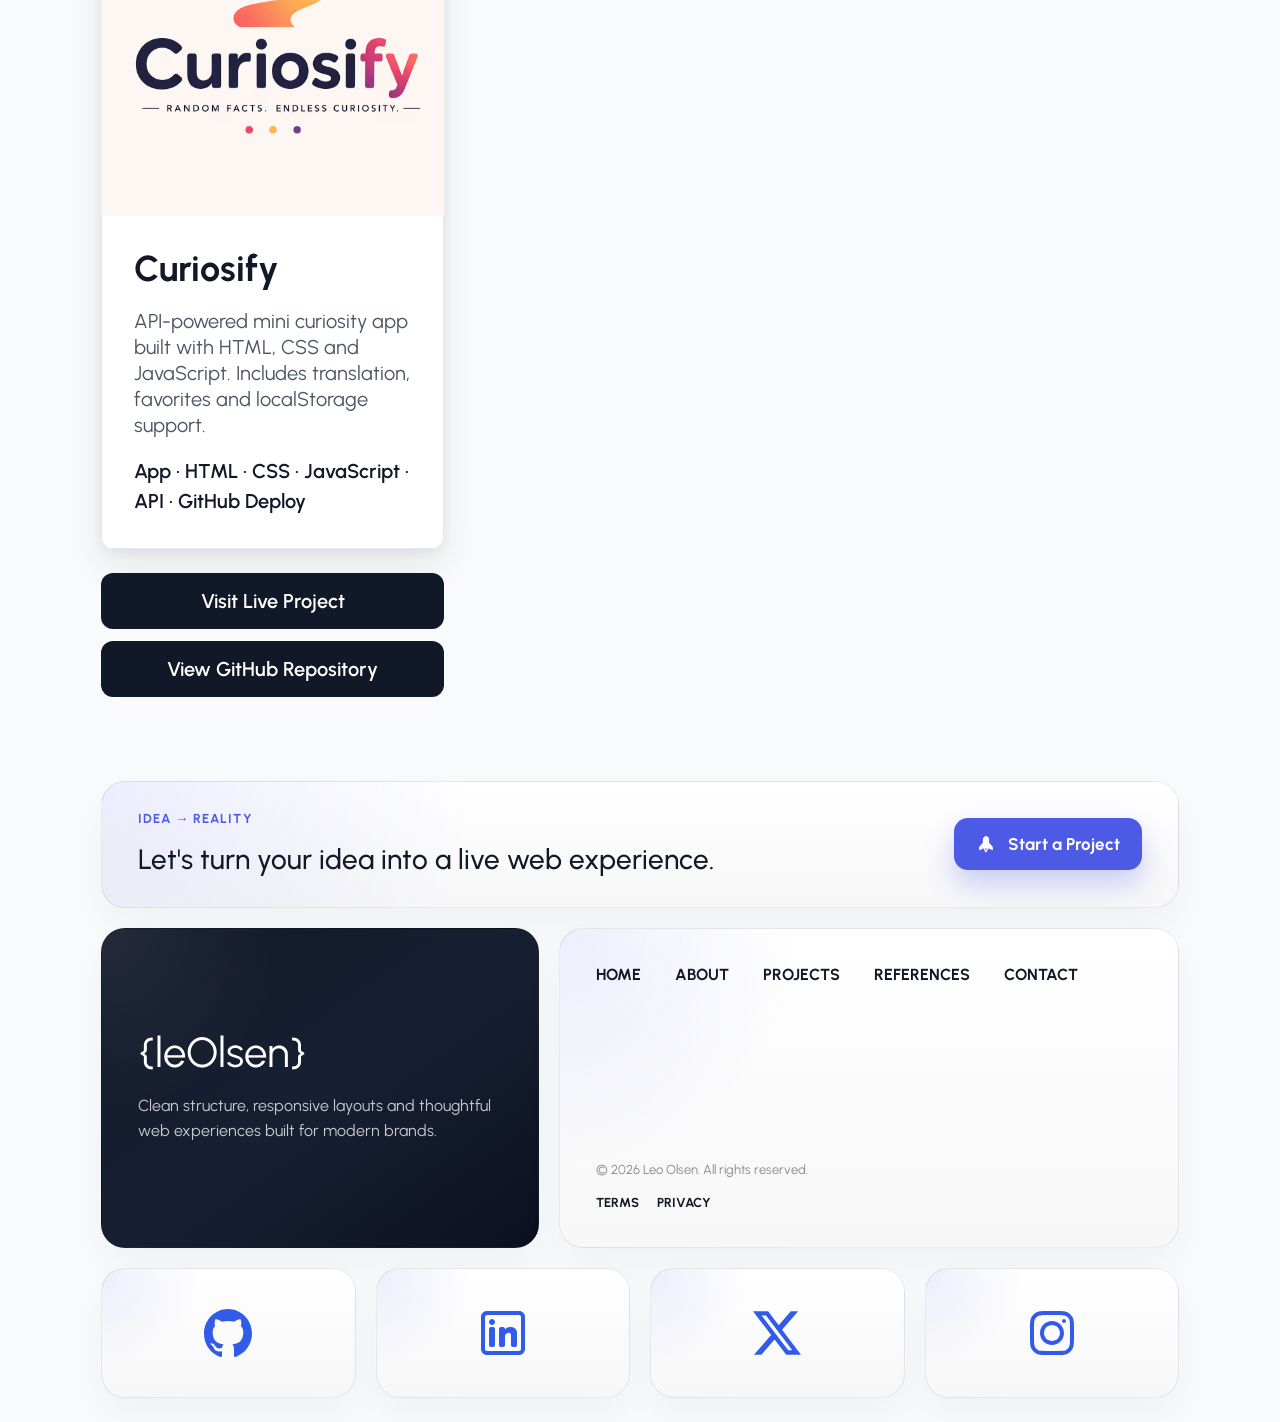
<file: projects.html>
<!doctype html>
<html lang="en">
  <head>
    <meta charset="UTF-8" />
    <meta name="viewport" content="width=device-width, initial-scale=1.0" />
    <title>Projects | Leo Olsen Fullstack Developer</title>
    <meta
      name="description"
      content="Explore Leo Olsen's selected web projects, including responsive landing pages, JavaScript apps and GitHub-deployed frontend experiences."
    />

    <style>
      body.is-loading {
        margin: 0;
        overflow: hidden;
        background: #ffffff;
      }

      .page-loader {
        position: fixed;
        inset: 0;
        z-index: 9999;
        display: grid;
        place-items: center;
        background: #ffffff;
      }

      .loader-grid {
        display: grid;
        grid-template-columns: repeat(2, 42px);
        gap: 14px;
      }

      .loader-grid span {
        width: 42px;
        height: 42px;
        border: 12px solid currentColor;
        border-radius: 12px;
        background: transparent;
        animation: loader-scale 1.1s ease-in-out infinite;
      }

      .loader-grid span:nth-child(1) {
        color: #6c5ce7;
        animation-delay: 0s;
      }

      .loader-grid span:nth-child(2) {
        color: #00cec9;
        animation-delay: 0.12s;
      }

      .loader-grid span:nth-child(3) {
        color: #fd79a8;
        animation-delay: 0.24s;
      }

      .loader-grid span:nth-child(4) {
        color: #fdcb6e;
        animation-delay: 0.36s;
      }

      .site-content {
        opacity: 0;
        visibility: hidden;
      }

      body.is-loaded .site-content {
        opacity: 1;
        visibility: visible;
        transition: opacity 500ms ease;
      }

      body.is-loaded .page-loader {
        opacity: 0;
        visibility: hidden;
        pointer-events: none;
        transition:
          opacity 450ms ease,
          visibility 450ms ease;
      }

      @keyframes loader-scale {
        0%,
        100% {
          transform: scale(0.75);
          opacity: 0.35;
        }

        50% {
          transform: scale(1);
          opacity: 1;
        }
      }
    </style>

    <link rel="stylesheet" href="./css/styles.css" />

    <link rel="icon" type="image/x-icon" href="./src/img/logos.avif" />
  </head>

  <body class="is-loading">
    <div class="page-loader" id="page-loader">
      <div class="loader-grid" aria-label="Page loading">
        <span></span>
        <span></span>
        <span></span>
        <span></span>
      </div>
    </div>

    <div class="site-content">
      <header class="site-header">
        <div class="container">
          <nav class="navbar" aria-label="Primary navigation">
            <div class="mobile-navbar">
              <a href="index.html" class="nav-item">
                <span class="nav-icon">L</span>
                <span class="nav-label">That Developer</span>
              </a>

              <button class="nav-item" data-menu-open aria-label="Open menu">
                <span class="nav-icon">
                  <svg
                    class="nav-svg"
                    width="24"
                    height="24"
                    aria-hidden="true"
                  >
                    <use href="./src/icons/icons.svg#icon-burger"></use>
                  </svg>
                </span>
                <span class="nav-label">Menu</span>
              </button>

              <a href="./contact.html" class="nav-item">
                <span class="nav-icon">O</span>
                <span class="nav-label">Contact</span>
              </a>
            </div>

            <div class="desktop-navbar">
              <a class="desktop-logo" href="./index.html">{leOlsen}</a>

              <div class="desktop-nav-links">
                <a href="./index.html">Home</a>
                <a href="./index.html#about">About</a>
                <a href="./projects.html">Projects</a>
                <a href="./index.html#references">References</a>
                <a href="./contact.html">Contact</a>
              </div>

              <a class="desktop-nav-button" href="./contact.html"
                >Start a Project</a
              >
            </div>
          </nav>
        </div>
      </header>

      <main class="main">
        <section class="projects-page">
          <div class="container">
            <div class="projects-header">
              <h1 class="projects-title">Projects</h1>
              <p class="projects-text">
                You can explore selected projects built for different
                industries, goals, and digital use cases. Each project focuses
                on clean structure, responsive layouts, and deployed web
                experiences.
              </p>
            </div>

            <div class="projects-list">
              <div class="project-item">
                <p class="project-eyebrow">PROJECT #1</p>

                <article class="project-card">
                  <img
                    class="project-image"
                    src="./src/img/webstudio.avif"
                    srcset="
                      ./src/img/webstudio.avif    1x,
                      ./src/img/webstudio@2x.avif 2x
                    "
                    alt="Business website project preview"
                    width="1000"
                    height="1300"
                  />

                  <div class="project-content">
                    <h3 class="project-name">WEBSTUDIO</h3>

                    <p class="project-description">
                      Responsive landing page built with semantic HTML and
                      modern CSS layout techniques to create a clean and
                      engaging web experience.
                    </p>

                    <p class="project-keywords">
                      HTML · CSS · Responsive · GitHub · Figma
                    </p>
                  </div>
                </article>

                <div class="project-actions">
                  <a
                    class="project-button"
                    href="https://leogos.github.io/webstudio-landing-page/"
                    target="_blank"
                    rel="noopener"
                  >
                    Visit Live Project
                  </a>

                  <a
                    class="project-button"
                    href="https://github.com/leogos/webstudio-landing-page"
                    target="_blank"
                    rel="noopener"
                  >
                    View GitHub Repository
                  </a>
                </div>
              </div>

              <div class="project-item">
                <p class="project-eyebrow">PROJECT #2</p>

                <article class="project-card">
                  <img
                    class="project-image"
                    src="./src/img/focus.avif"
                    srcset="./src/img/focus.avif 1x, ./src/img/focus@2x.avif 2x"
                    alt="Focus Frame project preview"
                    width="1000"
                    height="1300"
                  />

                  <div class="project-content">
                    <h3 class="project-name">Focus Frame</h3>

                    <p class="project-description">
                      Team frontend project built with HTML and CSS. I
                      contributed to About Us, Our Courses, Our Mentors and
                      Reviews sections.
                    </p>

                    <p class="project-keywords">
                      HTML · CSS · Trello · GitHub Deploy · Figma
                    </p>
                  </div>
                </article>

                <div class="project-actions">
                  <a
                    class="project-button"
                    href="https://ulaskarakas.github.io/goit-html-css-project/"
                    target="_blank"
                    rel="noopener"
                  >
                    Visit Live Project
                  </a>

                  <a
                    class="project-button"
                    href="https://github.com/leogos/team-photography-landing-page"
                    target="_blank"
                    rel="noopener"
                  >
                    View Github Repository
                  </a>
                </div>
              </div>

              <div class="project-item">
                <p class="project-eyebrow">PROJECT #3</p>

                <article class="project-card">
                  <img
                    class="project-image"
                    src="./src/img/feelup.avif"
                    srcset="
                      ./src/img/feelup.avif    1x,
                      ./src/img/feelup@2x.avif 2x
                    "
                    alt="FeelUp project preview"
                    width="1120"
                    height="720"
                  />

                  <div class="project-content">
                    <h3 class="project-name">FeelUp</h3>

                    <p class="project-description">
                      Mood tracking web app built with HTML, CSS and JavaScript.
                      Includes localStorage, weekly average tracking and dark
                      mode.
                    </p>

                    <p class="project-keywords">
                      HTML · CSS · JavaScript · GitHub Deploy
                    </p>
                  </div>
                </article>

                <div class="project-actions">
                  <a
                    class="project-button"
                    href="https://leogos.github.io/feelup/"
                    target="_blank"
                    rel="noopener"
                  >
                    Visit Live Project
                  </a>

                  <a
                    class="project-button"
                    href="https://github.com/leogos/feelup"
                    target="_blank"
                    rel="noopener"
                  >
                    View GitHub Repository
                  </a>
                </div>
              </div>

              <div class="project-item">
                <p class="project-eyebrow">PROJECT #4</p>

                <article class="project-card">
                  <img
                    class="project-image"
                    src="./src/img/curiosify.avif"
                    alt="Curiosify javascript project logo"
                    srcset="
                      ./src/img/curiosify.avif    1x,
                      ./src/img/curiosify@2x.avif 2x
                    "
                    width="1000"
                    height="1300"
                  />

                  <div class="project-content">
                    <h3 class="project-name">Curiosify</h3>

                    <p class="project-description">
                      API-powered mini curiosity app built with HTML, CSS and
                      JavaScript. Includes translation, favorites and
                      localStorage support.
                    </p>

                    <p class="project-keywords">
                      App · HTML · CSS · JavaScript · API · GitHub Deploy
                    </p>
                  </div>
                </article>

                <div class="project-actions">
                  <a
                    class="project-button"
                    href="https://leogos.github.io/curiosify/"
                    target="_blank"
                    rel="noopener"
                  >
                    Visit Live Project
                  </a>

                  <a
                    class="project-button"
                    href="https://github.com/leogos/curiosify"
                    target="_blank"
                    rel="noopener"
                  >
                    View GitHub Repository
                  </a>
                </div>
              </div>
            </div>
          </div>
        </section>

        <div class="container">
          <footer class="footer">
            <div class="footer-grid">
              <div class="footer-card footer-cta">
                <div>
                  <p class="footer-eyebrow">IDEA → REALITY</p>
                  <h2 class="footer-title">
                    Let's turn your idea into a live web experience.
                  </h2>
                </div>

                <a class="footer-button" href="./contact.html">
                  Start a Project
                  <svg class="footer-button-icon" width="20" height="20">
                    <use href="./src/icons/icons.svg#icon-rocket"></use>
                  </svg>
                </a>
              </div>

              <div class="footer-card footer-brand">
                <a class="footer-logo" href="./index.html">{leOlsen}</a>

                <p class="footer-tagline">
                  Clean structure, responsive layouts and thoughtful web
                  experiences built for modern brands.
                </p>
              </div>

              <div class="footer-card footer-links-card">
                <nav class="footer-nav" aria-label="Footer navigation">
                  <a href="./index.html">Home</a>
                  <a href="./index.html#about">About</a>
                  <a href="./projects.html">Projects</a>
                  <a href="./index.html#references">References</a>
                  <a href="./contact.html">Contact</a>
                </nav>

                <div class="footer-meta">
                  <span>© 2026 Leo Olsen. All rights reserved.</span>

                  <div class="footer-legal">
                    <a href="#">Terms</a>
                    <a href="#">Privacy</a>
                  </div>
                </div>
              </div>

              <a
                class="footer-card footer-social-card"
                href="https://github.com/leogos"
                target="_blank"
                aria-label="Github"
                aria-label="Github"
              >
                <svg class="footer-social-icon" width="48" height="48">
                  <use href="./src/icons/icons.svg#icon-github"></use>
                </svg>
              </a>

              <a
                class="footer-card footer-social-card"
                href="#"
                aria-label="LinkedIn"
              >
                <svg class="footer-social-icon" width="48" height="48">
                  <use href="./src/icons/icons.svg#icon-linkedin"></use>
                </svg>
              </a>

              <a
                class="footer-card footer-social-card"
                href="#"
                aria-label="Twitter"
              >
                <svg class="footer-social-icon" width="48" height="48">
                  <use href="./src/icons/icons.svg#icon-twitter"></use>
                </svg>
              </a>

              <a
                class="footer-card footer-social-card"
                href="https://instagram.com/olsenaleo"
                target="_blank"
                aria-label="Instagram"
              >
                <svg class="footer-social-icon" width="48" height="48">
                  <use href="./src/icons/icons.svg#icon-instagram"></use>
                </svg>
              </a>
            </div>
          </footer>
        </div>
      </main>

      <div class="mobile-menu-backdrop" data-menu-backdrop>
        <div class="mobile-menu">
          <div class="mobile-menu-top">
            <span class="mobile-menu-logo">Build. Deploy. Progress.</span>

            <button
              class="mobile-menu-close"
              type="button"
              aria-label="Close menu"
              data-menu-close
            >
              ×
            </button>
          </div>

          <nav class="mobile-menu-nav" aria-label="Mobile navigation">
            <a class="mobile-menu-link" href="index.html">
              Home
              <span></span>
            </a>

            <a class="mobile-menu-link" href="./index.html#about">
              About
              <span></span>
            </a>

            <a class="mobile-menu-link" href="./index.html#references">
              References
              <span></span>
            </a>

            <a class="mobile-menu-link" href="./contact.html">
              Contact
              <span></span>
            </a>
          </nav>

          <div class="mobile-menu-bottom">
            <p class="mobile-menu-text">
              Clean structure, sharp interfaces and fast deployment.
            </p>

            <a class="mobile-menu-cta" href="./contact.html">Let's Build</a>
          </div>
        </div>
      </div>

      <button
        class="scroll-top-button"
        type="button"
        aria-label="Scroll to top"
        data-scroll-top
        tabindex="-1"
      >
        <span aria-hidden="true">↑</span>
      </button>
    </div>

    <script src="./src/js/main.js"></script>
  </body>
</html>
</file>
<file: css/styles.css>
@import url("./loader.css");
@import url("./reset.css");
@import url("./font.css");
@import url("./container.css");
@import url("./header.css");
@import url("./hero.css");
@import url("./footer.css");
@import url("./about.css");
@import url("./references.css");
@import url("./advertisement.css");
@import url("./modal.css");
@import url("./preview-sections.css");
@import url("./projects-page.css");
@import url("./contact-page.css");
@import url("./scroll-top.css");
</file>
